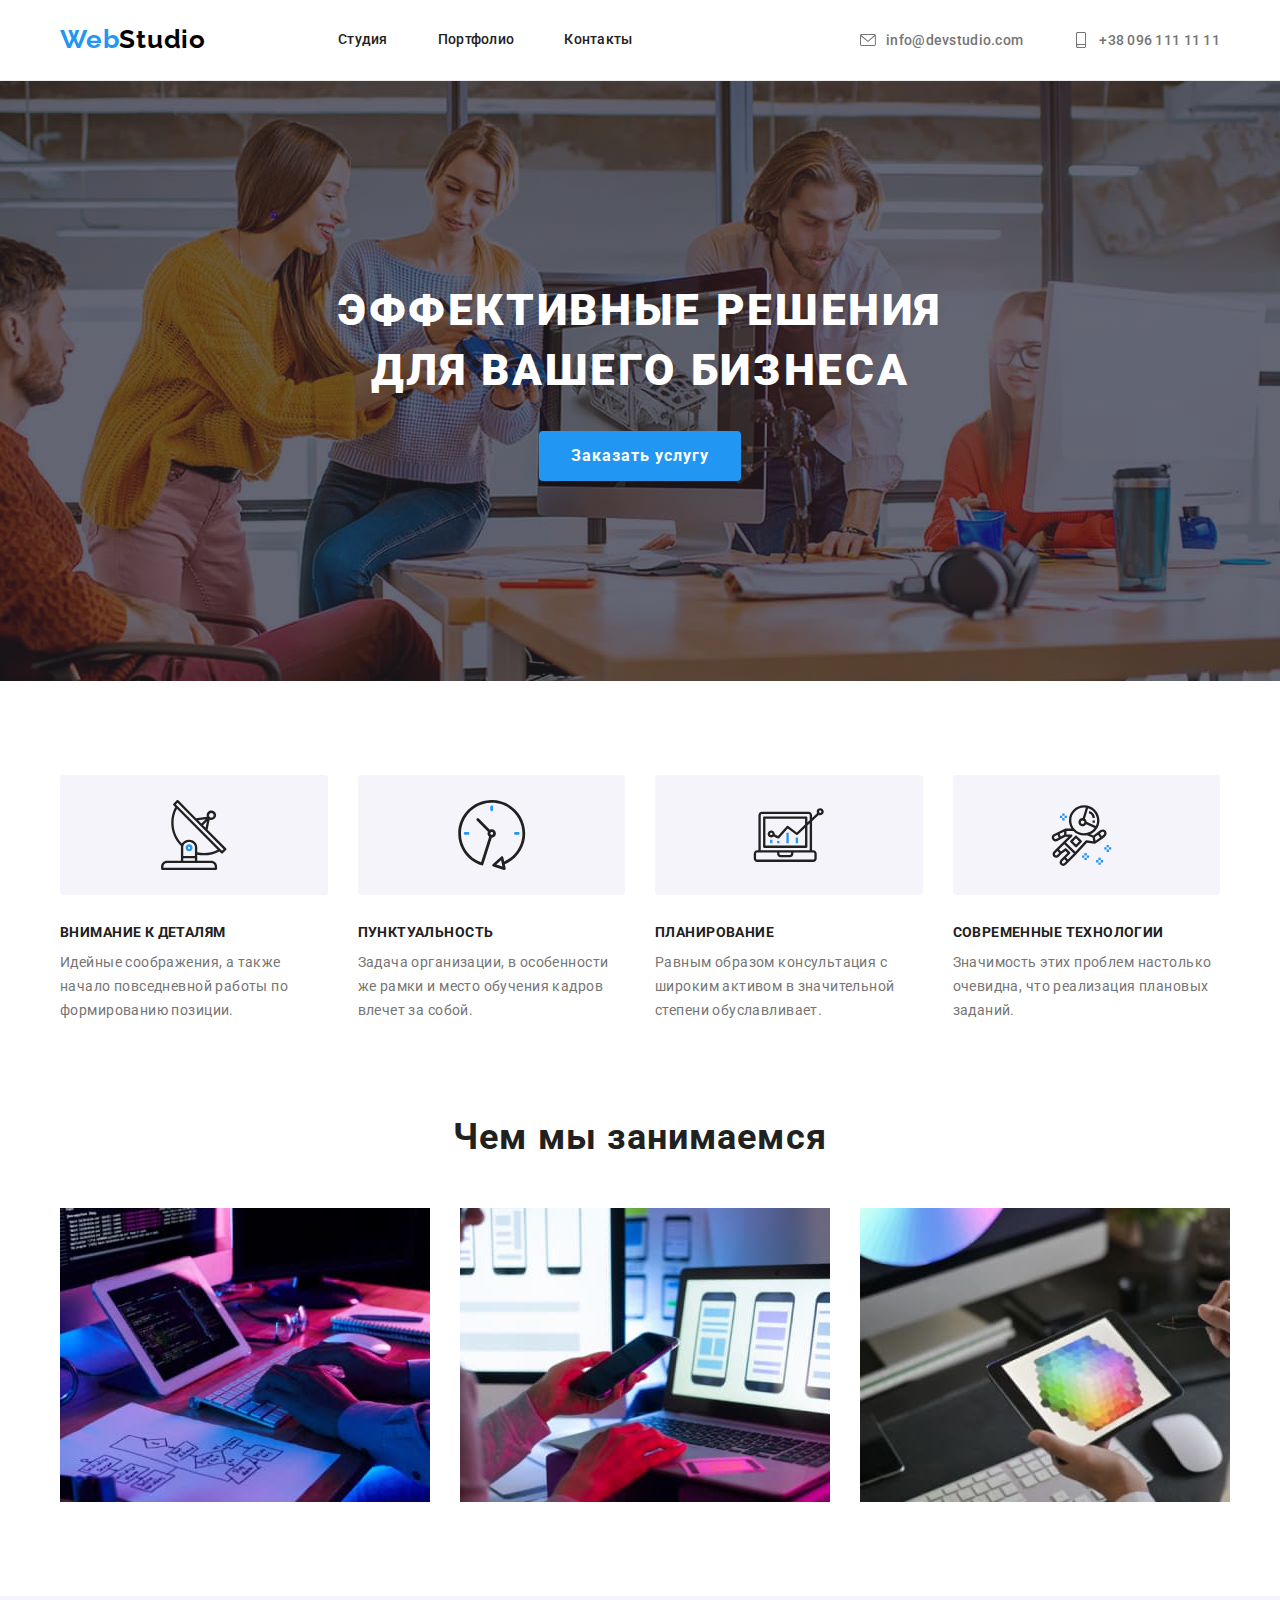
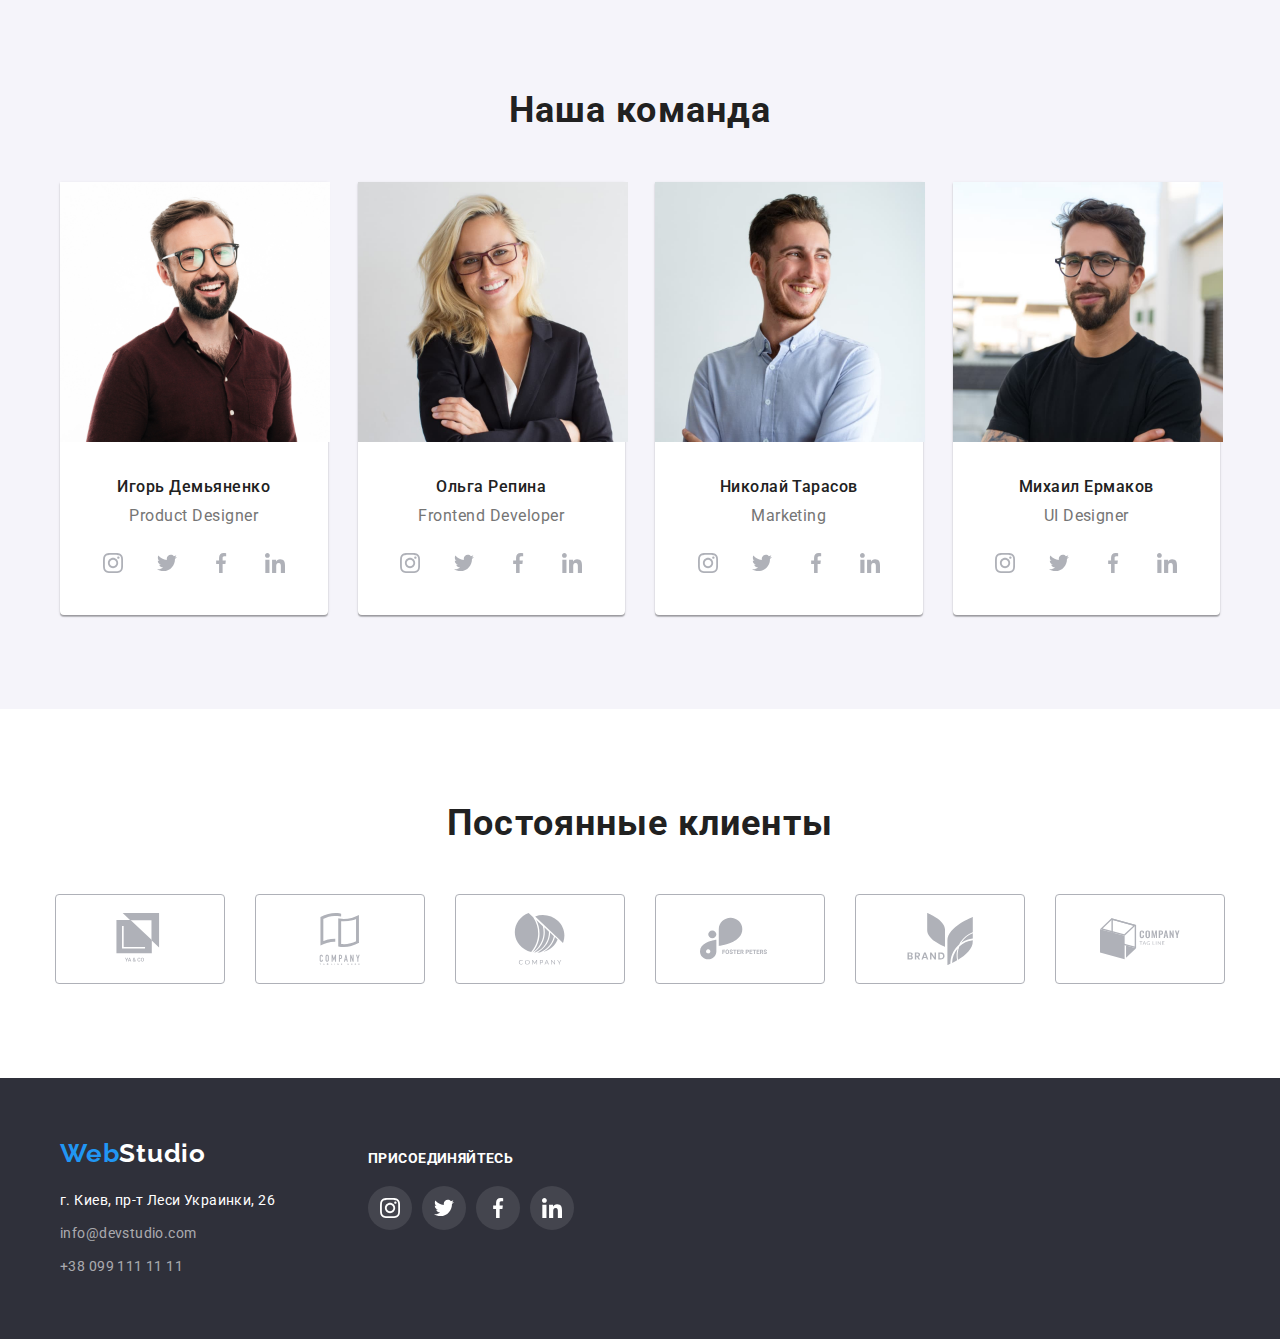
<file: index.html>
<!DOCTYPE html>
<html lang="ru">
  <head>
    <link rel="stylesheet" href="./css/styles.css" />
    <link
      href="https://fonts.googleapis.com/css2?family=Roboto:wght@400;500;700;900&display=swap"
      rel="stylesheet"
    />
    <link
      href="https://fonts.googleapis.com/css2?family=Raleway:wght@400;700&display=swap"
      rel="stylesheet"
    />
    <link rel="stylesheet" href="https://cdnjs.cloudflare.com/ajax/libs/modern-normalize/1.0.0/modern-normalize.min.css">
    <meta charset="UTF-8" />
    <meta name="viewport" content="width=device-width, initial-scale=1.0" />
    <title>Document</title>
  </head>
  <body>
    <header class="page-header">
      <div class="container main-nav">
      <nav class="site-nav">
        <a href="./index.html" class="logo"><span>Web</span>Studio </a>
        <menu class="site-nav-list">
          <li class="item"><a href="./studio" class="link">Студия</a></li>
          <li class="item"><a href="./portfolio.html" class="link">Портфолио</a></li>
          <li class="item"><a href="./contacts" class="link">Контакты</a></li>
        </menu>
      </nav>
      <ul class="cont-nav">
        <li class="item">
          <a href="mailto:info@devstudio.com" class="cont-nav-link">
            <svg class="header-icon envelope">
              <use href="./sprite.svg#icon-envelope-hover"></use>
            </svg>
            <p>info@devstudio.com</p>
          </a>
        </li>
        <li class="item">
          <a href="tel:+380961111111" class="cont-nav-link">
              <svg class="header-icon">
                <use href="./sprite.svg#icon-smartphone"></use>
              </svg>
              <p>+38 096 111 11 11</p>
            </a>
        </li>
      </ul>
      </div>
    </header>
    <main>
      <section class="hero">
        <h1 class="title">Эффективные решения <br /> для вашего бизнеса</h1>
        <a href="/join" class="button">Заказать услугу</a>
      </section>
      <section class="features">
        <div class="container">
          <ul class="feat-list">
            <li class="feat-item">
              <div class="feat-icon-container">
              <svg class="feat-icon">
                <use href="./sprite.svg#icon-antenna"></use>
              </svg>
              </div>
              <h4 class="feat-title">Внимание к деталям</h4>
              <p class="feat-text">
                Идейные соображения, а также начало повседневной работы по
                формированию позиции.
              </p>
            </li>
            <li class="feat-item">
              <div class="feat-icon-container">
                <svg class="feat-icon">
                  <use href="./sprite.svg#icon-clock"></use>
                </svg>
              </div>
              <h4 class="feat-title">Пунктуальность</h4>
              <p class="feat-text">
                Задача организации, в особенности же рамки и место обучения кадров
                влечет за собой.
              </p>
            </li>
            <li class="feat-item">
              <div class="feat-icon-container">
                <svg class="feat-icon">
                  <use href="./sprite.svg#icon-diagram"></use>
                </svg>
              </div>
              <h4 class="feat-title">Планирование</h4>
              <p class="feat-text">
                Равным образом консультация с широким активом в значительной
                степени обуславливает.
              </p>
            </li>
            <li class="feat-item">
              <div class="feat-icon-container">
                <svg class="feat-icon">
                  <use href="./sprite.svg#icon-astronaut"></use>
                </svg>
              </div>
              <h4 class="feat-title">Современные технологии</h4>
              <p class="feat-text">
                Значимость этих проблем настолько очевидна, что реализация
                плановых заданий.
              </p>
            </li>
          </ul>
        </div>
      </section>
      <section class="examples">
        <div class="container">
        <h2 class="smaller-title">Чем мы занимаемся</h2>
        <ul class="examples-list">
          <li class="item"><img src="images/img1.jpg" alt="img1" width="370px" class="ex-image" /></li>
          <li class="item"><img src="images/img2.jpg" alt="img2" width="370px" class="ex-image" /></li>
          <li class="item"><img src="images/img3.jpg" alt="img3" width="370px" class="ex-image" /></li>
        </ul>
        </div>
      </section>
      <section class="team">
        <div class="container">
        <h2 class="smaller-title">Наша команда</h2>
        <ul class="team-list">
          <li class="team-card">
            <img src="images/img4.jpg" alt="Игорь Демьяненко" width="270px" class="team-photo" />
            <h3 class="team-title">Игорь Демьяненко</h3>
            <p class="name">Product Designer</p>
            <ul class="team-icon-list">
              <li class="team-icon-item">
                <a href="index.html" class="team-button">
                  <svg class="icon">
                    <use href="./sprite.svg#icon-instagram"></use>
                  </svg>
                </a>
              </li>
              <li class="team-icon-item">
                <a href="index.html" class="team-button">
                  <svg class="icon">
                    <use href="./sprite.svg#icon-twitter"></use>
                  </svg>
                </a>
              </li>
              <li class="team-icon-item">
                <a href="index.html" class="team-button">
                  <svg class="icon">
                    <use href="./sprite.svg#icon-facebook"></use>
                  </svg>
                </a>
              </li>
              <li class="team-icon-item">
                <a href="index.html" class="team-button">
                  <svg class="icon">
                    <use href="./sprite.svg#icon-linkedin"></use>
                  </svg>
                </a>
              </li>
            </ul>
          </li>
          <li class="team-card">
            <img src="images/img5.jpg" alt="Ольга Репина" width="270px" class="team-photo" />
            <h3 class="team-title">Ольга Репина</h3>
            <p class="name">Frontend Developer</p>
            <ul class="team-icon-list">
              <li class="team-icon-item">
                <a href="index.html" class="team-button">
                  <svg class="icon">
                    <use href="./sprite.svg#icon-instagram"></use>
                  </svg>
                </a>
              </li>
              <li class="team-icon-item">
                <a href="index.html" class="team-button">
                  <svg class="icon">
                    <use href="./sprite.svg#icon-twitter"></use>
                  </svg>
                </a>
              </li>
              <li class="team-icon-item">
                <a href="index.html" class="team-button">
                  <svg class="icon">
                    <use href="./sprite.svg#icon-facebook"></use>
                  </svg>
                </a>
              </li>
              <li class="team-icon-item">
                <a href="index.html" class="team-button">
                  <svg class="icon">
                    <use href="./sprite.svg#icon-linkedin"></use>
                  </svg>
                </a>
              </li>
            </ul>
          </li>
          <li class="team-card">
            <img src="images/img6.jpg" alt="Николай Тарасов" width="270px" class="team-photo" />
            <h3 class="team-title">Николай Тарасов</h3>
            <p class="name">Marketing</p> 
            <ul class="team-icon-list">
              <li class="team-icon-item">
                <a href="index.html" class="team-button">
                  <svg class="icon">
                    <use href="./sprite.svg#icon-instagram"></use>
                  </svg>
                </a>
              </li>
              <li class="team-icon-item">
                <a href="index.html" class="team-button">
                  <svg class="icon">
                    <use href="./sprite.svg#icon-twitter"></use>
                  </svg>
                </a>
              </li>
              <li class="team-icon-item">
                <a href="index.html" class="team-button">
                  <svg class="icon">
                    <use href="./sprite.svg#icon-facebook"></use>
                  </svg>
                </a>
              </li>
              <li class="team-icon-item">
                <a href="index.html" class="team-button">
                  <svg class="icon">
                    <use href="./sprite.svg#icon-linkedin"></use>
                  </svg>
                </a>
              </li>
            </ul>
          </li>
          <li class="team-card">
            <img src="images/img7.jpg" alt="Михаил Ермаков" width="270px" class="team-photo" />
            <h3 class="team-title">Михаил Ермаков</h3>
            <p class="name">UI Designer</p>
            <ul class="team-icon-list">
              <li class="team-icon-item">
                <a href="index.html" class="team-button">
                  <svg class="icon">
                    <use href="./sprite.svg#icon-instagram"></use>
                  </svg>
                </a>
              </li>
              <li class="team-icon-item">
                <a href="index.html" class="team-button">
                  <svg class="icon">
                    <use href="./sprite.svg#icon-twitter"></use>
                  </svg>
                </a>
              </li>
              <li class="team-icon-item">
                <a href="index.html" class="team-button">
                  <svg class="icon">
                    <use href="./sprite.svg#icon-facebook"></use>
                  </svg>
                </a>
              </li>
              <li class="team-icon-item">
                <a href="index.html" class="team-button">
                  <svg class="icon">
                    <use href="./sprite.svg#icon-linkedin"></use>
                  </svg>
                </a>
              </li>
            </ul>
          </li>
        </ul>
      </div>
        </section>
        <section class="clients">
          <div class="container">
          <h2 class="smaller-title">Постоянные клиенты</h2>
          <ul class="clients-list">
            <li class="clients-item">
              <a href="" class="clients-button">
              <svg class="clients-icon">
                <use href="./sprite.svg#icon-logo1"></use>
              </svg>
              </a>
            </li>
            <li class="clients-item">
              <a href="" class="clients-button">
              <svg class="clients-icon">
                <use href="./sprite.svg#icon-logo2"></use>
              </svg>
              </a>
            </li>
            <li class="clients-item">
              <a href="" class="clients-button">
              <svg class="clients-icon">
                <use href="./sprite.svg#icon-logo3"></use>
              </svg>
              </a>
            </li>
            <li class="clients-item">
              <a href="" class="clients-button">
              <svg class="clients-icon">
                <use href="./sprite.svg#icon-logo4"></use>
              </svg>
              </a>
            </li>
            <li class="clients-item">
              <a href="" class="clients-button">
              <svg class="clients-icon">
                <use href="./sprite.svg#icon-logo5"></use>
              </svg>
              </a>
            </li>
            <li class="clients-item">
              <a href="" class="clients-button">
              <svg class="clients-icon">
                <use href="./sprite.svg#icon-logo6"></use>
              </svg>
              </a>
            </li>
          </ul>
          </div>
        </section>
    </main>
    <footer class="footer">
      <div class="container right-positioner">
        <div class="left">
        <div class="foot-logo-item">
      <a href="./index.html" class="logo"><span>Web</span>Studio</a>
      </div>
      <ul class="foot-list">
        <li class="item">
          <p class="address">г. Киев, пр-т Леси Украинки, 26</p>
        </li>
        <li class="item">
          <a href="mailto:info@devstudio.com" class="link"
            >info@devstudio.com</a>
        </li>
        <li class="item">
          <a href="tel:+380991111111" class="link">+38 099 111 11 11</a>
        </li>
      </ul>
      </div>
      <div class="right">
      <ul class="foot-icon-list">
        <p class="foot-icon-title">Присоединяйтесь</p>
        <div class="foot-icon-flex">
        <li class="foot-icon-item">
          <a href="index.html" class="foot-button">
            <svg class="icon">
              <use href="./sprite.svg#icon-instagram"></use>
            </svg>
          </a>
        </li>
        <li class="foot-icon-item">
          <a href="index.html" class="foot-button">
            <svg class="icon">
              <use href="./sprite.svg#icon-twitter"></use>
            </svg>
          </a>
        </li>
        <li class="foot-icon-item">
          <a href="index.html" class="foot-button">
            <svg class="icon">
              <use href="./sprite.svg#icon-facebook"></use>
            </svg>
          </a>
        </li>
        <li class="foot-icon-item">
          <a href="index.html" class="foot-button">
            <svg class="icon">
              <use href="./sprite.svg#icon-linkedin"></use>
            </svg>
          </a>
        </li>
        </div>
      </ul>
      </div>
      </div>
    </footer>
  </body>
</html>
</file>
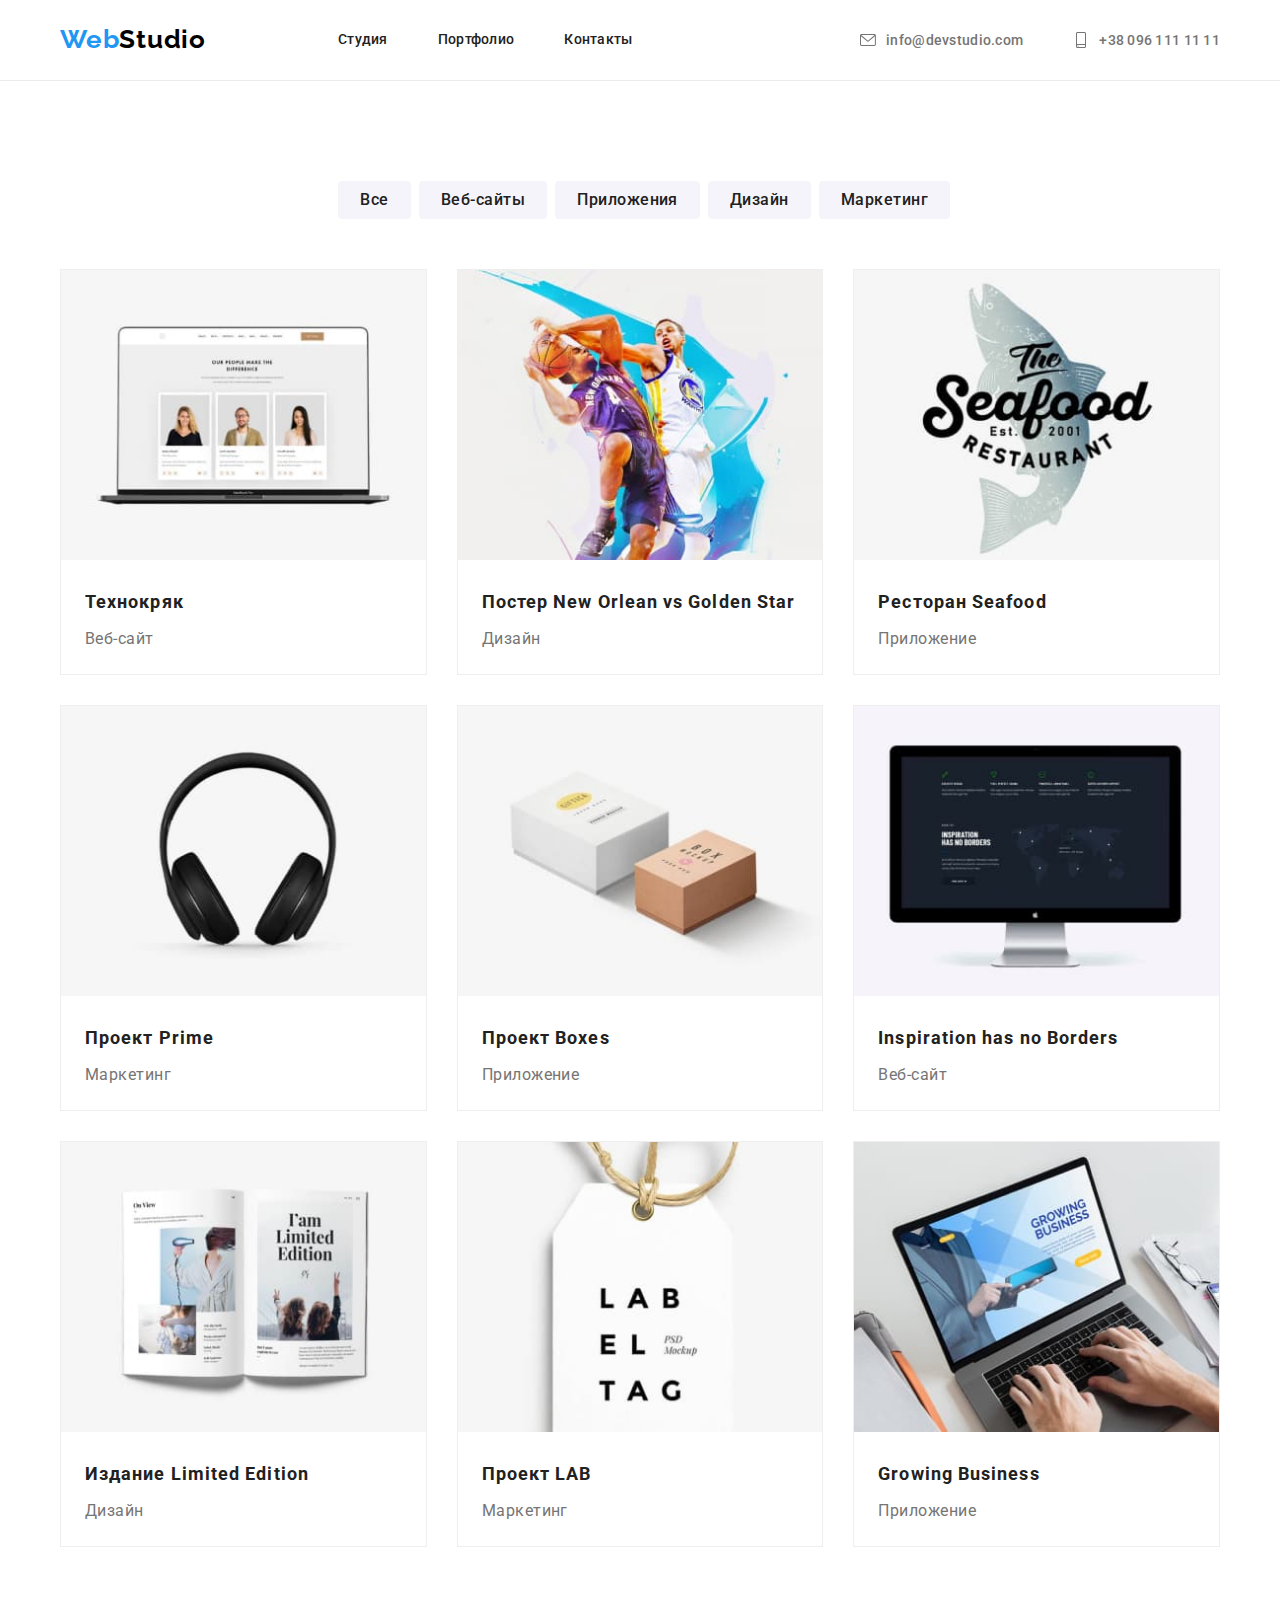
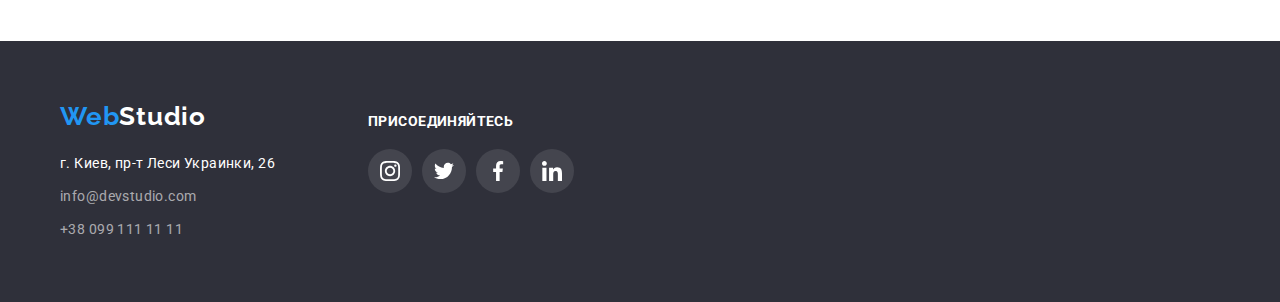
<file: portfolio.html>
<!DOCTYPE html>
<html lang="ru">
<head>
  <link rel="stylesheet" href="./css/styles.css" />
  <link href="https://fonts.googleapis.com/css2?family=Roboto:wght@400;500;700;900&display=swap" rel="stylesheet" />
  <link href="https://fonts.googleapis.com/css2?family=Raleway:wght@400;700&display=swap" rel="stylesheet" />
  <link rel="stylesheet" href="https://cdnjs.cloudflare.com/ajax/libs/modern-normalize/1.0.0/modern-normalize.min.css">
  <meta charset="UTF-8" />
  <meta name="viewport" content="width=device-width, initial-scale=1.0" />
  <title>Document</title>
</head>

<body>
  <header class="page-header">
    <div class="container main-nav">
      <nav class="site-nav">
        <a href="./index.html" class="logo"><span>Web</span>Studio </a>
        <menu class="site-nav-list">
          <li class="item"><a href="./studio" class="link">Студия</a></li>
          <li class="item"><a href="./portfolio.html" class="link">Портфолио</a></li>
          <li class="item"><a href="./contacts" class="link">Контакты</a></li>
        </menu>
      </nav>
      <ul class="cont-nav">
        <li class="item">
          <a href="mailto:info@devstudio.com" class="cont-nav-link">
            <svg class="header-icon envelope">
              <use href="./sprite.svg#icon-envelope-hover"></use>
            </svg>
            <p>info@devstudio.com</p>
          </a>
        </li>
        <li class="item">
          <a href="tel:+380961111111" class="cont-nav-link">
            <svg class="header-icon">
              <use href="./sprite.svg#icon-smartphone"></use>
            </svg>
            <p>+38 096 111 11 11</p>
          </a>
        </li>
      </ul>
    </div>
  </header>
    <main>
    <section class="portfolio">
      <div class="container">
      <ul class="p-buttons">
        <li><button class="button">Все</button></li>
        <li><button class="button">Веб-сайты</button></li>
        <li><button class="button">Приложения</button></li>
        <li><button class="button">Дизайн</button></li>
        <li><button class="button">Маркетинг</button></li>
      </ul>
      <ul class="p-list">
        <li class="p-card">
        <img src="./images/portfolio-images/img.jpg" alt="image" class="p-photo" />
        <p class="p-title">Технокряк</p>
        <p class="p-text">Веб-сайт</p>
        </li>
        <li class="p-card">
        <img src="./images/portfolio-images/img1.jpg" alt="image" class="p-photo" />
        <p class="p-title">Постер New Orlean vs Golden Star</p>
        <p class="p-text">Дизайн</p>
      </li>
      <li class="p-card">
        <img src="./images/portfolio-images/img2.jpg" alt="image" class="p-photo" />
        <p class="p-title">Ресторан Seafood</p>
        <p class="p-text">Приложение</p>
        </li>
        <li class="p-card">
        <img src="./images/portfolio-images/img3.jpg" alt="image" class="p-photo" />
        <p class="p-title">Проект Prime</p>
        <p class="p-text">Маркетинг</p>
        </li>
        <li class="p-card">
        <img src="./images/portfolio-images/img4.jpg" alt="image" class="p-photo" />
        <p class="p-title">Проект Boxes</p>
        <p class="p-text">Приложение</p>
        </li>
        <li class="p-card">
        <img src="./images/portfolio-images/img5.jpg" alt="image" class="p-photo" />
        <p class="p-title">Inspiration has no Borders</p>
        <p class="p-text">Веб-сайт</p>
        </li>
         <li class="p-card">
        <img src="./images/portfolio-images/img6.jpg" alt="image" class="p-photo" />
        <p class="p-title">Издание Limited Edition</p>
        <p class="p-text">Дизайн</p>
        </li>
        <li class="p-card">
        <img src="./images/portfolio-images/img7.jpg" alt="image" class="p-photo" />
        <p class="p-title">Проект LAB</p>
        <p class="p-text">Маркетинг</p>
        </li>     
        <li class="p-card">
        <img src="./images/portfolio-images/img8.jpg" alt="image" class="p-photo" />
        <p class="p-title">Growing Business</p>
        <p class="p-text">Приложение</p>
        </li>
      </ul>
      </div>
    </section>
    </main>
  <footer class="footer">
    <div class="container right-positioner">
      <div class="left">
        <div class="foot-logo-item">
          <a href="./index.html" class="logo"><span>Web</span>Studio</a>
        </div>
        <ul class="foot-list">
          <li class="item">
            <p class="address">г. Киев, пр-т Леси Украинки, 26</p>
          </li>
          <li class="item">
            <a href="mailto:info@devstudio.com" class="link">info@devstudio.com</a>
          </li>
          <li class="item">
            <a href="tel:+380991111111" class="link">+38 099 111 11 11</a>
          </li>
        </ul>
      </div>
      <div class="right">
        <ul class="foot-icon-list">
          <p class="foot-icon-title">Присоединяйтесь</p>
          <div class="foot-icon-flex">
            <li class="foot-icon-item">
              <a href="index.html" class="foot-button">
                <svg class="icon">
                  <use href="./sprite.svg#icon-instagram"></use>
                </svg>
              </a>
            </li>
            <li class="foot-icon-item">
              <a href="index.html" class="foot-button">
                <svg class="icon">
                  <use href="./sprite.svg#icon-twitter"></use>
                </svg>
              </a>
            </li>
            <li class="foot-icon-item">
              <a href="index.html" class="foot-button">
                <svg class="icon">
                  <use href="./sprite.svg#icon-facebook"></use>
                </svg>
              </a>
            </li>
            <li class="foot-icon-item">
              <a href="index.html" class="foot-button">
                <svg class="icon">
                  <use href="./sprite.svg#icon-linkedin"></use>
                </svg>
              </a>
            </li>
          </div>
        </ul>
      </div>
    </div>
  </footer>
  </body>
</html>
</file>
<file: css/styles.css>
html {
  box-sizing: border-box;
}
*,
*::before,
*::after {
  box-sizing: inherit;
  margin: 0;
}
:root {
  --secondary-text-color: #757575;
  --primary-text-color: #212121;
  --accent-color: #2196f3;
  --hero-color: #2f303a;
  --primary-white-color: #fff;
}
body {
  font-family: Roboto, sans-serif;
  text-decoration: none;
  background-color: #fff;
  color: var(--primary-text-color);
}
.link {
  text-decoration: none;
}
.smaller-title {
  margin-top: 0;
  font-family: Roboto;
  font-weight: bold;
  font-size: 36px;
  line-height: 1.16;
  text-align: center;
  letter-spacing: 0.03em;
  color: var(--primary-text-color);
  margin-bottom: 50px;
}
.button {
  border-radius: 4px;
  border: none;
  display: inline-block;
  text-align: center;
}
.container {
  margin-left: auto;
  margin-right: auto;
  width: 1200px;
  padding-left: 20px;
  padding-right: 20px;
}
/* header */
.page-header {
  background-color: #fff;
  border-top: 0;
  border-left: 0;
  border-right: 0;
  border-bottom: 1px solid #ececec;
}
.main-nav {
  display: flex;
}

.site-nav,
.site-nav-list {
  background-color: var(--primary-white-color);
  list-style: none;
  display: flex;
  text-align: center;
  align-items: center;
}
.site-nav-list {
}
.site-nav .item + .item {
  margin-left: 50px;
}

.site-nav .link {
  text-align: center;
  display: block;
  color: var(--primary-text-color);
  font-family: Roboto;
  font-weight: 500;
  font-size: 14px;
  line-height: 1.14;
  letter-spacing: 0.02em;
}

.site-nav .link:hover,
.site-nav .link:focus {
  color: var(--accent-color);
}
.cont-nav .item + .item {
  margin-left: 50px;
}
.cont-nav {
  list-style: none;
  display: flex;
  align-items: center;
  margin-left: auto;
}
.cont-nav .cont-nav-link {
  display: flex;
  text-decoration: none;
  font-family: Roboto;
  font-weight: 500;
  font-size: 14px;
  line-height: 16px;
  letter-spacing: 0.02em;
  color: var(--secondary-text-color);
}
.cont-nav-link:hover {
  color: var(--accent-color);
}
.cont-nav-link:hover .header-icon {
  fill: vaR(--accent-color);
}
.header-icon {
  max-height: 16px;
  max-width: 16px;
  margin: 0px;
  margin-right: 10px;
  fill: var(--secondary-text-color);
}

/* .logo */
.logo {
  text-decoration: none;
  font-family: Raleway;
  font-weight: bold;
  font-size: 26px;
  line-height: 1.19;
  letter-spacing: 0.03em;
  color: black;
  margin-right: 92px;
  margin-top: 24px;
  margin-bottom: 25px;
}
.logo span {
  color: #2196f3;
}

/* .hero */
.hero {
  height: 600px;
  max-width: 1600px;
  background-color: var(--hero-color);
  text-align: center;
  margin-top: 0;
  margin-bottom: 0;
  margin-left: auto;
  margin-right: auto;
  padding-bottom: 200px;
  padding-top: 200px;
  background-image: linear-gradient(
      rgba(47, 48, 58, 0.4),
      rgba(47, 48, 58, 0.4)
    ),
    url(../images/hero-bg.jpg);
  background-size: cover;
  background-repeat: no-repeat;
  background-position: center;
}
.hero .title {
  margin-top: 0;
  margin-bottom: 30px;
  font-family: Roboto;
  font-weight: 900;
  font-size: 44px;
  line-height: 1.36;
  letter-spacing: 0.06em;
  text-transform: uppercase;
  color: #fff;
}
.hero .button {
  min-width: 136px;
  padding: 10px 32px 10px 32px;
  font-family: Roboto;
  color: white;
  background-color: var(--accent-color);
  font-weight: bold;
  font-size: 16px;
  line-height: 1.87;
  align-items: center;
  text-align: center;
  letter-spacing: 0.06em;
  text-decoration: none;
}
.hero .button:hover,
.hero .button:focus {
  background-color: #fff;
  color: var(--accent-color);
}

/*  features*/
.features {
  padding-top: 94px;
}
.feat-list {
  display: flex;
  list-style: none;
  padding-left: 0;
}
.feat-item {
  width: calc((100% - 90px) / 4);
  text-align: left;
}
.feat-list .feat-item:not(:nth-child(4n)) {
  margin-right: 30px;
}

.features .feat-text {
  margin-top: 0;
  font-family: Roboto;
  color: var(--secondary-text-color);
  font-weight: normal;
  font-size: 14px;
  line-height: 1.71;
  letter-spacing: 0.03em;
}
.features .feat-title {
  margin-top: 0;
  font-family: Roboto;
  font-weight: bold;
  font-size: 14px;
  line-height: 1.14;
  letter-spacing: 0.03em;
  text-transform: uppercase;
  margin-bottom: 10px;
  margin-top: 30px;
}
.feat-icon-container {
  height: 120px;
  width: 100%;
  display: flex;
  padding: 0;
  margin: 0;
  align-items: center;
  background-color: #f5f4fa;
  border-radius: 4px;
}

.feat-icon {
  height: 70px;
}
/* examples */
.examples {
  padding-top: 94px;
  padding-bottom: 94px;
}
.examples-list {
  display: flex;
  list-style: none;
  margin-top: 0;
  padding-left: 0;
  width: calc((100% - 60px) / 3);
}
.ex-image {
  display: block;
}
.examples .item:not(:nth-child(3n)) {
  margin-right: 30px;
}
/* team */

.team {
  background-color: #f5f4fa;
  margin-top: 0px;
  margin-bottom: 0px;
  padding-top: 94px;
  padding-bottom: 94px;
}
.team-list {
  list-style: none;
  padding-left: 0;
}
.team .name {
  font-family: Roboto;
  font-weight: normal;
  font-size: 16px;
  line-height: 19px;
  text-align: center;
  letter-spacing: 0.03em;
  color: var(--secondary-text-color);
  margin-top: 0;
}
.team .team-title {
  font-family: Roboto;
  font-weight: 500;
  font-size: 16px;
  line-height: 19px;
  text-align: center;
  letter-spacing: 0.03em;
  color: var(--primary-text-color);
  margin-top: 0;
  margin-bottom: 10px;
}
.team-photo {
  margin-bottom: 30px;
}
.team-list {
  display: flex;
}
.team-list .team-card:not(:nth-child(4n)) {
  margin-right: 30px;
}
.team-card {
  box-shadow: 0px 1px 3px rgba(0, 0, 0, 0.12), 0px 1px 1px rgba(0, 0, 0, 0.14),
    0px 2px 1px rgba(0, 0, 0, 0.2);
  border-radius: 0px 0px 4px 4px;
  background-color: #fff;
  width: calc((100% - 90px) / 4);
  text-align: center;
  padding-bottom: 30px;
  align-items: center;
}
.team .name {
  margin-bottom: 0px;
}
.team-icon-list {
  display: flex;
  justify-content: center;
  padding: 0;
  list-style: none;
  margin-top: 16px;
  margin-right: 32px;
  margin-left: 32px;
}
.team-button {
  display: flex;
  width: 44px;
  height: 44px;
  background-color: #fff;
  border: none;
  fill: #afb1b8;
}
.team-button:hover,
.team-button:focus {
  background-color: var(--accent-color);
  border-radius: 50%;
}
.team-button:hover .icon,
.team-button:focus .icon {
  fill: #fff;
}
.team-icon-item:not(:last-child) {
  margin-right: 10px;
}
.icon {
  max-width: 20px;
  max-height: 20px;
  margin: 12px;
  fill: #afb1b8;
}

/* Clients */
.clients {
  padding-top: 94px;
  padding-bottom: 94px;
}
.clients-list {
  display: flex;
  justify-content: center;
  list-style: none;
  padding-right: 215px;
  padding-left: 215px;
}
.clients-item {
  display: flex;
}
.clients-item:not(:last-child) {
  margin-right: 30px;
}
.clients-button {
  align-items: center;
  justify-content: center;
  display: flex;
  width: 170px;
  height: 90px;
  border: 1px solid #afb1b8;
  border-radius: 4px;
}
.clients-icon {
  max-width: 80px;
  max-height: 52px;
  fill: #afb1b8;
}
.clients-button:hover {
  border-color: var(--accent-color);
}
.clients-button:hover .clients-icon {
  fill: var(--accent-color);
}
/* footer */
.footer {
  background-color: #2f303a;
  padding-top: 60px;
  padding-bottom: 60px;
}
.foot-list {
  list-style: none;
  padding-left: 0;
}
.footer .link {
  font-family: Roboto;
  font-weight: normal;
  font-size: 14px;
  line-height: 1.71;
  letter-spacing: 0.03em;
  color: rgba(255, 255, 255, 0.6);
}
.footer .address {
  color: rgba(255, 255, 255, 1);
  font-family: Roboto;
  font-weight: normal;
  font-size: 14px;
  line-height: 1.71;
  letter-spacing: 0.03em;
}
.footer .logo {
  color: #fff;
  margin-bottom: 20px;
}
.foot-logo-item {
  margin-bottom: 20px;
}
.footer .item:not(:last-child) {
  margin-bottom: 9px;
}
.foot-button {
  display: flex;
  margin: 0px;
  width: 44px;
  height: 44px;
  background-color: rgba(255, 255, 255, 0.1);
  border: none;
  fill: #fff;
  border-radius: 50%;
}

.foot-icon-list {
  justify-content: center;
  padding: 0;
  list-style: none;
  margin: 0;
}
.foot-icon-item:not(:last-child) {
  margin-right: 10px;
}
.foot-button:hover,
.foot-button:focus {
  background-color: var(--accent-color);
  border-radius: 50%;
}
.foot-button:hover .icon,
.foot-button:focus .icon {
  fill: #fff;
}
.foot-button .icon {
  fill: #fff;
}
.foot-icon-title {
  margin-bottom: 20px;
  font-family: Roboto;
  font-weight: bold;
  font-size: 14px;
  line-height: 16px;
  letter-spacing: 0.03em;
  text-transform: uppercase;
  color: #ffffff;
}
.foot-icon-flex {
  display: flex;
}
.right-positioner {
  display: flex;
}
.right {
  margin-top: 12px;
  margin-left: 70px;
}
/* portfolio */
.portfolio {
  padding-bottom: 94px;
  padding-top: 100px;
}
.p-title {
  font-family: Roboto;
  font-weight: bold;
  font-size: 18px;
  line-height: 2;
  letter-spacing: 0.06em;
  margin-left: 24px;
  margin-right: 24px;
  margin-bottom: 4px;
}
.p-list {
  list-style: none;
  padding-left: 0;
  display: flex;
  flex-wrap: wrap;
  align-items: center;
}
.p-card {
  border: 1px solid #eeeeee;
  width: calc((100% - 60px) / 3);
  margin-left: 0;
  margin-bottom: 30px;
}
.p-card:hover,
.p-card:focus {
  box-shadow: 0px 1px 1px rgba(0, 0, 0, 0.12), 0px 4px 4px rgba(0, 0, 0, 0.06),
    1px 4px 6px rgba(0, 0, 0, 0.16);
}
.p-photo {
  max-width: 100%;
}
.p-text {
  font-family: Roboto;
  font-size: 16px;
  line-height: 1.87;
  letter-spacing: 0.03em;
  color: var(--secondary-text-color);
  text-decoration: none;
  margin-left: 24px;
  margin-right: 24px;
  margin-bottom: 20px;
}
.p-buttons {
  list-style: none;
  padding-left: 0;
  display: flex;
  align-items: center;
  justify-content: center;
  margin-bottom: 50px;
}
.p-buttons .button {
  font-family: Roboto;
  font-weight: 500;
  font-size: 16px;
  line-height: 26px;
  text-align: center;
  letter-spacing: 0.03em;
  background-color: #f5f4fa;
  color: var(--primary-text-color);
  border-radius: 4px;
  padding: 6px 22px 6px 22px;
  min-width: 73px;
  margin-left: 8px;
}
.p-buttons .button:hover,
.p-buttons .button:focus {
  color: #fff;
  background-color: var(--accent-color);
  box-shadow: 0px 3px 1px rgba(0, 0, 0, 0.1), 0px 1px 2px rgba(0, 0, 0, 0.08),
    0px 2px 2px rgba(0, 0, 0, 0.12);
}
.p-list .p-card:not(:nth-child(3n)) {
  margin-right: 30px;
}
.p-card .p-photo {
  margin-bottom: 20px;
}

.p-list .p-card:nth-last-child(-n + 3) {
  margin-bottom: 0;
}
</file>
